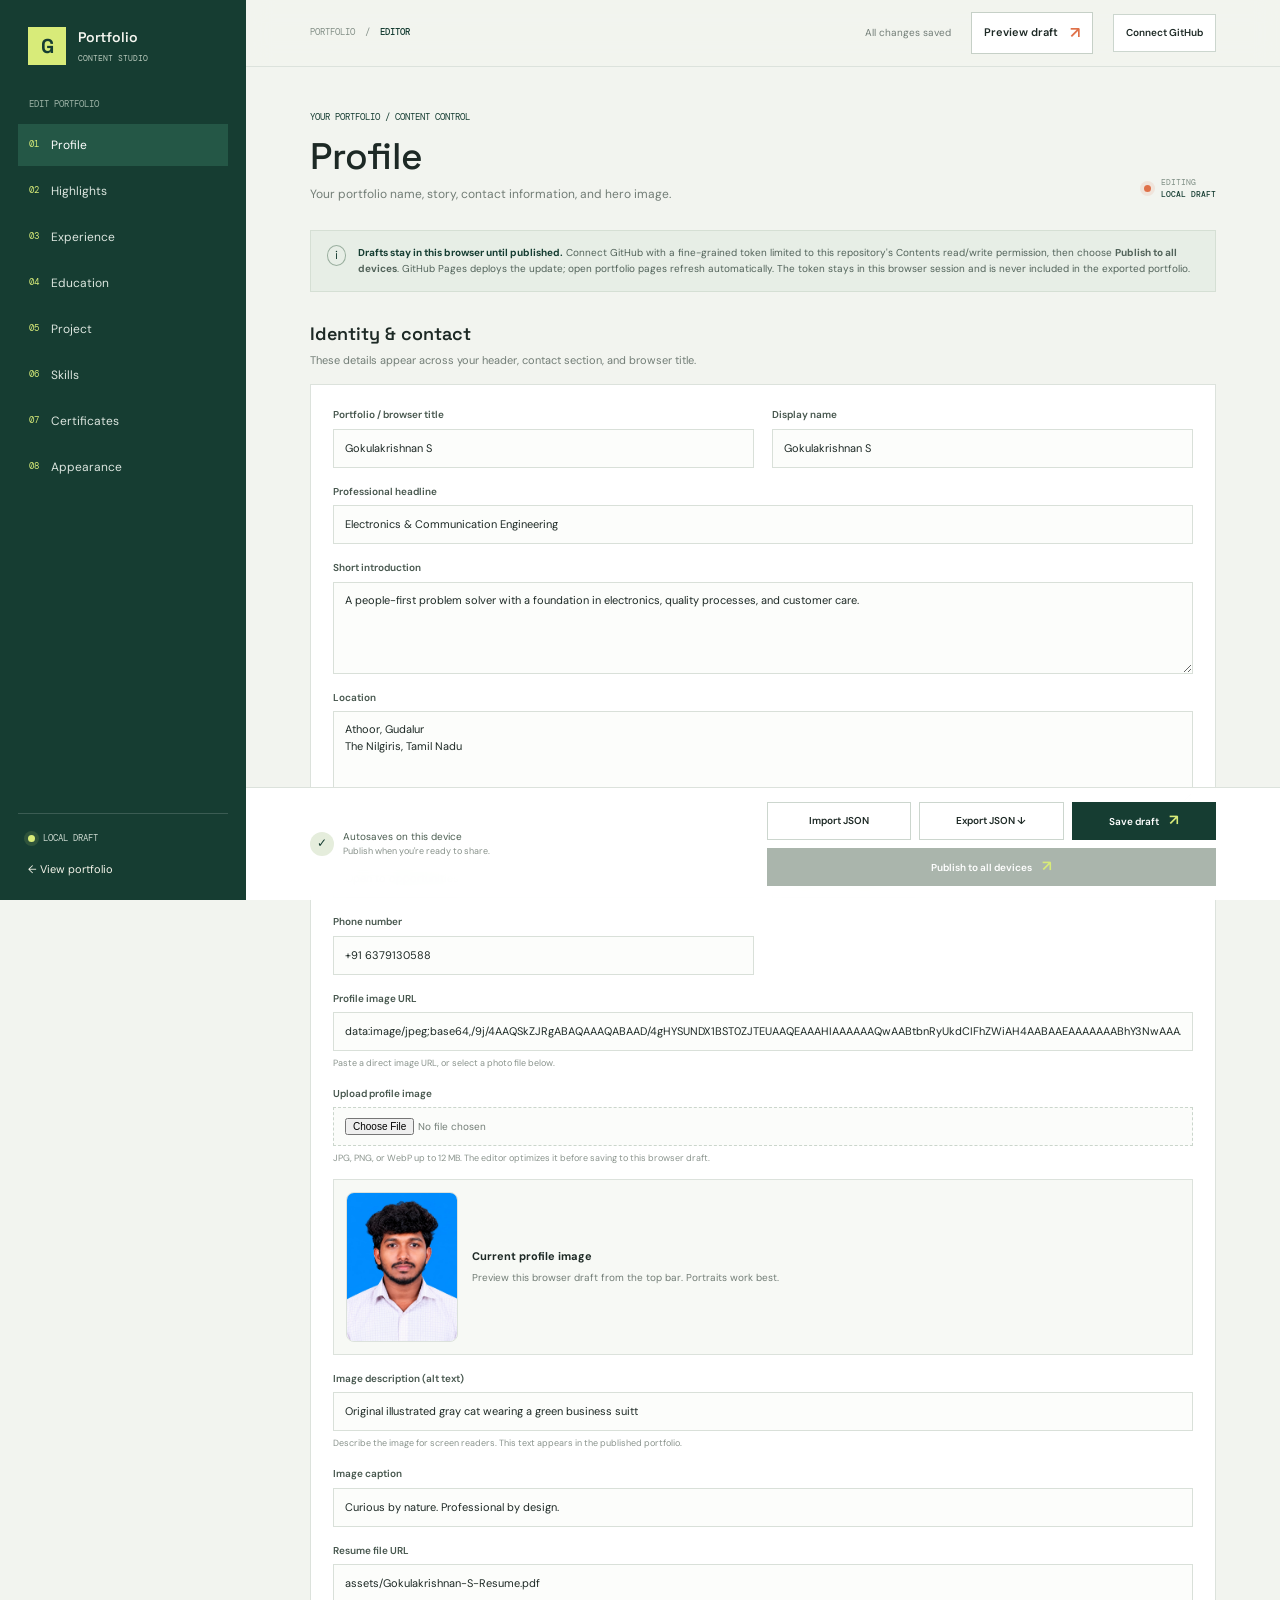
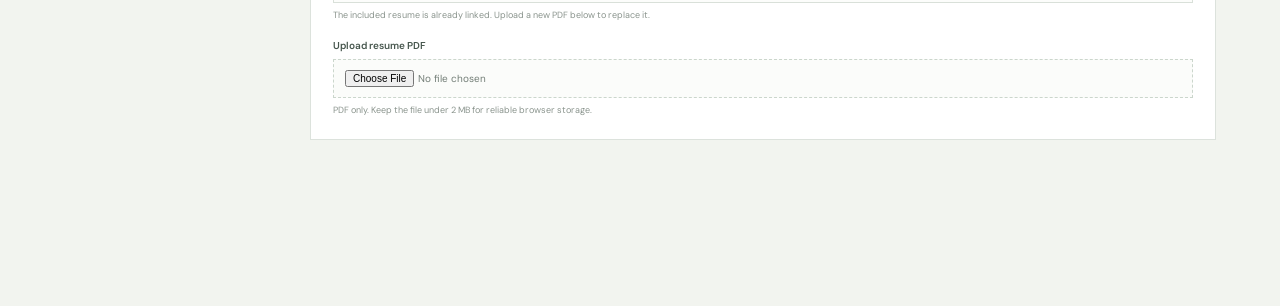
<file: admin.html>
<!doctype html>
<html lang="en">
  <head>
    <meta charset="utf-8" />
    <meta name="viewport" content="width=device-width, initial-scale=1" />
    <meta name="theme-color" content="#102e28" />
    <meta name="description" content="Edit the content and appearance of the Gokulakrishnan S portfolio." />
    <title>Portfolio Studio | Gokulakrishnan S</title>
    <link rel="preconnect" href="https://fonts.googleapis.com" />
    <link rel="preconnect" href="https://fonts.gstatic.com" crossorigin />
    <link href="https://fonts.googleapis.com/css2?family=DM+Mono:wght@400;500&family=DM+Sans:wght@400;500;600;700&family=Space+Grotesk:wght@400;500;600;700&display=swap" rel="stylesheet" />
    <link rel="stylesheet" href="admin.css" />
    <script src="admin.js" defer></script>
  </head>
  <body>
    <div class="studio-shell">
      <aside class="studio-sidebar" aria-label="Portfolio editor sections">
        <a class="studio-brand" href="index.html"><span class="brand-symbol">G</span><span><strong>Portfolio</strong><small>CONTENT STUDIO</small></span></a>
        <p class="sidebar-label">EDIT PORTFOLIO</p>
        <nav class="studio-nav" aria-label="Editor sections">
          <button class="studio-nav-item is-active" type="button" data-view="profile"><span class="nav-index">01</span> Profile</button>
          <button class="studio-nav-item" type="button" data-view="snapshot"><span class="nav-index">02</span> Highlights</button>
          <button class="studio-nav-item" type="button" data-view="experience"><span class="nav-index">03</span> Experience</button>
          <button class="studio-nav-item" type="button" data-view="education"><span class="nav-index">04</span> Education</button>
          <button class="studio-nav-item" type="button" data-view="project"><span class="nav-index">05</span> Project</button>
          <button class="studio-nav-item" type="button" data-view="skills"><span class="nav-index">06</span> Skills</button>
          <button class="studio-nav-item" type="button" data-view="certificates"><span class="nav-index">07</span> Certificates</button>
          <button class="studio-nav-item" type="button" data-view="appearance"><span class="nav-index">08</span> Appearance</button>
        </nav>
        <div class="sidebar-bottom">
          <span class="storage-indicator"><i></i> LOCAL DRAFT</span>
          <a href="index.html">← View portfolio</a>
        </div>
      </aside>

      <div class="studio-main">
        <header class="studio-topbar">
          <div class="breadcrumb"><span>PORTFOLIO</span><b>/</b><strong>EDITOR</strong></div>
          <div class="topbar-actions">
            <span class="save-state" id="save-state">All changes saved</span>
            <a class="preview-button" href="index.html?draft=1" target="_blank" rel="noopener">Preview draft <span aria-hidden="true">↗</span></a>
            <button class="quiet-button github-connect-button" id="github-connect-button" type="button">Connect GitHub</button>
          </div>
        </header>

        <main class="editor-content">
          <div class="editor-heading">
            <div><p class="eyebrow">YOUR PORTFOLIO / CONTENT CONTROL</p><h1 id="panel-title">Profile</h1><p id="panel-description">The first impression, your story, and the details people use to reach you.</p></div>
            <div class="draft-stamp"><span class="draft-dot"></span><span>EDITING<br /><b>LOCAL DRAFT</b></span></div>
          </div>

          <aside class="publish-notice" aria-label="Publishing information">
            <span class="notice-icon" aria-hidden="true">i</span>
            <p><strong>Drafts stay in this browser until published.</strong> Connect GitHub with a fine-grained token limited to this repository's Contents read/write permission, then choose <b>Publish to all devices</b>. GitHub Pages deploys the update; open portfolio pages refresh automatically. The token stays in this browser session and is never included in the exported portfolio.</p>
          </aside>

          <form id="editor-form" autocomplete="off" novalidate>
            <div id="panel-content" aria-live="polite"></div>
          </form>

          <footer class="editor-savebar">
            <div class="savebar-note"><span class="save-check" aria-hidden="true">✓</span><span>Autosaves on this device<br /><small>Publish when you're ready to share.</small></span></div>
            <div class="savebar-actions">
              <button class="quiet-button" id="import-button" type="button">Import JSON</button>
              <button class="quiet-button" id="export-button" type="button">Export JSON <span aria-hidden="true">↓</span></button>
              <button class="publish-button" id="save-button" type="button">Save draft <span aria-hidden="true">↗</span></button>
              <button class="publish-button publish-global-button" id="publish-button" type="button" disabled>Publish to all devices <span aria-hidden="true">↗</span></button>
            </div>
          </footer>
        </main>
      </div>
    </div>
    <input id="import-file" type="file" accept="application/json,.json" hidden />
    <dialog class="github-dialog" id="github-dialog" aria-labelledby="github-dialog-title">
      <form class="github-dialog-content" id="github-connect-form">
        <p class="eyebrow">SECURE PUBLISHING</p>
        <h2 id="github-dialog-title">Connect GitHub</h2>
        <p>Create a <a href="https://github.com/settings/personal-access-tokens/new" target="_blank" rel="noopener">fine-grained personal access token</a> for <code>sgkgokul2004-beep/gokulakrishnan-portfolio</code>, limited to that repository. Grant only <strong>Contents: Read and write</strong> and set a short expiration. The token is kept in this tab's session storage and sent directly to GitHub.</p>
        <label for="github-token">Fine-grained GitHub token</label>
        <input id="github-token" name="github-token" type="password" autocomplete="off" spellcheck="false" placeholder="github_pat_…" required />
        <div class="github-dialog-actions">
          <button class="quiet-button" id="github-cancel-button" type="button">Cancel</button>
          <button class="publish-button" id="github-token-save-button" type="submit">Connect</button>
        </div>
      </form>
    </dialog>
    <div class="toast" id="toast" role="status" aria-live="polite"></div>
  </body>
</html>
</file>
<file: admin.css>
:root {
  color-scheme: light;
  --studio-ink: #1d2925;
  --studio-muted: #727d76;
  --studio-line: #dce2dc;
  --studio-paper: #f2f4ef;
  --studio-white: #fff;
  --studio-green: #163d32;
  --studio-lime: #d8eb79;
  --studio-orange: #df7149;
  --studio-display: "Space Grotesk", "Trebuchet MS", sans-serif;
  --studio-body: "DM Sans", "Segoe UI", sans-serif;
  --studio-mono: "DM Mono", Consolas, monospace;
}

* { box-sizing: border-box; }
body { margin: 0; background: var(--studio-paper); color: var(--studio-ink); font-family: var(--studio-body); font-size: 14px; line-height: 1.55; -webkit-font-smoothing: antialiased; }
button, input, textarea, select { font: inherit; }
button { color: inherit; }
a { color: inherit; text-decoration: none; }
.studio-shell { min-height: 100vh; }
.studio-sidebar { position: fixed; inset: 0 auto 0 0; z-index: 5; display: flex; flex-direction: column; width: 246px; padding: 27px 18px 22px; background: var(--studio-green); color: #f7f8f2; }
.studio-brand { display: flex; align-items: center; gap: 12px; padding: 0 10px 33px; }
.brand-symbol { display: grid; width: 38px; aspect-ratio: 1; place-items: center; background: var(--studio-lime); color: var(--studio-green); font-family: var(--studio-display); font-size: 20px; font-weight: 700; }
.studio-brand strong, .studio-brand small { display: block; }
.studio-brand strong { font-family: var(--studio-display); font-size: 14px; font-weight: 600; }
.studio-brand small { margin-top: 3px; color: #b7c8bb; font-family: var(--studio-mono); font-size: 8px; }
.sidebar-label { margin: 0 11px 12px; color: #9eb4a7; font-family: var(--studio-mono); font-size: 9px; }
.studio-nav { display: grid; gap: 4px; }
.studio-nav-item { display: flex; align-items: center; gap: 12px; min-height: 42px; padding: 0 11px; border: 0; background: transparent; color: #dce6df; text-align: left; font-size: 12px; cursor: pointer; transition: background 160ms ease, color 160ms ease; }
.studio-nav-item:hover { background: rgb(255 255 255 / 8%); color: #fff; }
.studio-nav-item.is-active { background: #245746; color: #fff; }
.nav-index { color: var(--studio-lime); font-family: var(--studio-mono); font-size: 9px; }
.sidebar-bottom { display: grid; gap: 15px; margin-top: auto; padding: 18px 10px 0; border-top: 1px solid rgb(255 255 255 / 16%); }
.storage-indicator { display: flex; align-items: center; gap: 8px; color: #cad7ce; font-family: var(--studio-mono); font-size: 9px; }
.storage-indicator i, .draft-dot { width: 7px; height: 7px; border-radius: 50%; background: var(--studio-lime); box-shadow: 0 0 0 4px rgb(216 235 121 / 12%); }
.sidebar-bottom a { color: #f4f4e9; font-size: 11px; }
.studio-main { min-height: 100vh; margin-left: 246px; }
.studio-topbar { position: sticky; top: 0; z-index: 4; display: flex; align-items: center; justify-content: space-between; min-height: 67px; padding: 0 clamp(25px, 5vw, 72px); border-bottom: 1px solid var(--studio-line); background: rgb(242 244 239 / 94%); backdrop-filter: blur(12px); }
.breadcrumb { display: flex; align-items: center; gap: 10px; font-family: var(--studio-mono); font-size: 9px; }
.breadcrumb span, .breadcrumb b { color: #849087; font-weight: 400; }
.breadcrumb strong { color: var(--studio-green); font-weight: 500; }
.topbar-actions { display: flex; align-items: center; gap: 20px; }
.save-state { color: var(--studio-muted); font-size: 10px; }
.preview-button { display: inline-flex; align-items: center; gap: 12px; padding: 8px 12px; border: 1px solid #c6d0c7; background: var(--studio-white); font-size: 11px; font-weight: 600; }
.preview-button span { color: var(--studio-orange); font-size: 16px; }
.editor-content { width: min(1050px, 100%); margin: 0 auto; padding: 44px clamp(25px, 5vw, 72px) 25px; }
.editor-heading { display: flex; align-items: end; justify-content: space-between; gap: 20px; margin-bottom: 27px; }
.eyebrow { margin: 0 0 12px; color: var(--studio-green); font-family: var(--studio-mono); font-size: 9px; }
.editor-heading h1 { margin: 0 0 7px; font-family: var(--studio-display); font-size: 37px; font-weight: 500; letter-spacing: 0; line-height: 1.1; }
.editor-heading > div:first-child > p:last-child { margin: 0; color: var(--studio-muted); font-size: 12px; }
.draft-stamp { display: flex; align-items: center; gap: 10px; padding-bottom: 3px; color: #819087; font-family: var(--studio-mono); font-size: 8px; line-height: 1.45; }
.draft-stamp b { color: var(--studio-green); font-weight: 500; }
.draft-dot { flex: 0 0 auto; background: var(--studio-orange); box-shadow: 0 0 0 4px rgb(223 113 73 / 12%); }
.publish-notice { display: flex; align-items: flex-start; gap: 12px; margin-bottom: 24px; padding: 14px 16px; border: 1px solid #d5dfd4; background: #e7eee6; color: #52635a; }
.notice-icon { display: grid; flex: 0 0 auto; width: 19px; aspect-ratio: 1; place-items: center; border: 1px solid #9aaf9f; border-radius: 50%; color: var(--studio-green); font-family: var(--studio-display); font-size: 12px; }
.publish-notice p { margin: 0; font-size: 10px; line-height: 1.6; }
.publish-notice strong { color: var(--studio-green); }
.publish-notice code { padding: 1px 4px; background: rgb(255 255 255 / 70%); color: var(--studio-green); font-size: 9px; }
.panel-heading { margin: 28px 0 15px; }
.panel-heading h2 { margin: 0 0 4px; font-family: var(--studio-display); font-size: 18px; font-weight: 600; }
.panel-heading p { margin: 0; color: var(--studio-muted); font-size: 11px; }
.editor-card { margin-bottom: 12px; padding: 22px; border: 1px solid var(--studio-line); background: var(--studio-white); }
.card-topline { display: flex; align-items: center; justify-content: space-between; gap: 15px; margin-bottom: 19px; }
.card-topline h3 { margin: 0; font-family: var(--studio-display); font-size: 14px; font-weight: 600; }
.card-index { color: #8c988f; font-family: var(--studio-mono); font-size: 9px; }
.field-grid { display: grid; grid-template-columns: repeat(2, minmax(0, 1fr)); gap: 16px 18px; }
.field { display: grid; align-content: start; gap: 6px; min-width: 0; }
.field.span-two { grid-column: 1 / -1; }
.field > label, .field-label { color: #46564d; font-size: 10px; font-weight: 600; }
.field-hint { color: #8a948d; font-size: 9px; line-height: 1.4; }
.field input:not([type="color"]):not([type="file"]), .field textarea, .field select { width: 100%; min-height: 39px; padding: 9px 11px; border: 1px solid #d9e0d9; border-radius: 0; outline: 0; background: #fcfdfb; color: var(--studio-ink); font-size: 11px; transition: border-color 140ms ease, box-shadow 140ms ease; }
.field textarea { min-height: 92px; resize: vertical; line-height: 1.55; }
.field input:focus, .field textarea:focus, .field select:focus { border-color: #46735f; box-shadow: 0 0 0 3px rgb(22 61 50 / 8%); }
.field input[type="color"] { width: 43px; height: 38px; padding: 3px; border: 1px solid #d9e0d9; background: #fff; cursor: pointer; }
.color-field { display: flex; align-items: center; gap: 10px; }
.color-value { color: var(--studio-muted); font-family: var(--studio-mono); font-size: 9px; }
.file-field { display: flex; align-items: center; gap: 12px; flex-wrap: wrap; padding: 10px 11px; border: 1px dashed #cbd6cc; background: #fbfcfa; }
.file-field input[type="file"] { max-width: 100%; color: var(--studio-muted); font-size: 10px; }
.upload-preview { display: flex; align-items: center; gap: 10px; min-width: 0; margin-top: 8px; color: var(--studio-muted); font-size: 9px; }
.upload-preview img { width: 54px; height: 38px; object-fit: cover; border: 1px solid var(--studio-line); }
.upload-preview a { color: var(--studio-green); text-decoration: underline; overflow-wrap: anywhere; }
.profile-image-preview { align-items: center; gap: 14px; padding: 12px; border: 1px solid var(--studio-line); background: #f7f9f5; }
.profile-image-preview img { flex: 0 0 auto; width: 112px; height: 150px; border-radius: 8px; object-fit: cover; object-position: center; }
.profile-image-preview div { display: grid; gap: 5px; }
.profile-image-preview strong { color: var(--studio-ink); font-size: 11px; }
.profile-image-preview span { color: var(--studio-muted); font-size: 10px; line-height: 1.5; }
.repeater { display: grid; gap: 11px; }
.repeater-card { padding: 17px; border: 1px solid var(--studio-line); background: #fff; }
.repeater-card .field-grid { gap: 13px 15px; }
.remove-button { padding: 5px 0; border: 0; background: transparent; color: #a44e37; font-size: 10px; cursor: pointer; }
.remove-button:hover { text-decoration: underline; }
.add-button { display: inline-flex; align-items: center; gap: 8px; min-height: 38px; padding: 0 12px; border: 1px solid #cbd6cc; background: #f8faf7; color: var(--studio-green); font-size: 10px; font-weight: 600; cursor: pointer; }
.add-button span { color: var(--studio-orange); font-size: 16px; }
.empty-state { padding: 22px; border: 1px dashed #cbd6cc; color: var(--studio-muted); text-align: center; font-size: 11px; }
.empty-state strong { display: block; margin-bottom: 4px; color: var(--studio-ink); font-family: var(--studio-display); font-size: 13px; }
.editor-savebar { position: sticky; bottom: 0; z-index: 3; display: flex; align-items: center; justify-content: space-between; gap: 18px; margin: 28px calc(clamp(25px, 5vw, 72px) * -1) 0; padding: 14px clamp(25px, 5vw, 72px); border-top: 1px solid var(--studio-line); background: rgb(255 255 255 / 95%); backdrop-filter: blur(12px); }
.savebar-note { display: flex; align-items: center; gap: 9px; color: #4a5d50; font-size: 10px; line-height: 1.4; }
.savebar-note small { color: #87918a; font-size: 9px; }
.save-check { display: grid; width: 24px; aspect-ratio: 1; place-items: center; border-radius: 50%; background: #e5eddc; color: var(--studio-green); font-size: 12px; }
.savebar-actions { display: flex; align-items: center; gap: 8px; }
.quiet-button, .publish-button { min-height: 38px; padding: 0 12px; border: 1px solid #ccd6ce; background: #fff; font-size: 10px; font-weight: 600; cursor: pointer; }
.quiet-button:hover { border-color: #778f7d; }
.publish-button { border-color: var(--studio-green); background: var(--studio-green); color: #fff; }
.publish-button:disabled { border-color: #aab5ac; background: #aab5ac; cursor: not-allowed; }
.publish-button span { margin-left: 8px; color: var(--studio-lime); font-size: 15px; }
.github-dialog { width: min(520px, calc(100vw - 32px)); padding: 0; border: 1px solid var(--studio-line); background: var(--studio-white); color: var(--studio-ink); box-shadow: 0 24px 80px rgb(15 31 25 / 25%); }
.github-dialog::backdrop { background: rgb(16 35 28 / 55%); backdrop-filter: blur(3px); }
.github-dialog-content { display: grid; gap: 13px; padding: 28px; }
.github-dialog-content .eyebrow { margin-bottom: 0; }
.github-dialog-content h2 { margin: 0; font-family: var(--studio-display); font-size: 25px; font-weight: 600; }
.github-dialog-content > p:not(.eyebrow) { margin: 0; color: var(--studio-muted); font-size: 11px; line-height: 1.65; }
.github-dialog-content > p a { color: var(--studio-green); text-decoration: underline; }
.github-dialog-content code { overflow-wrap: anywhere; color: var(--studio-green); }
.github-dialog-content label { margin-top: 4px; color: #46564d; font-size: 10px; font-weight: 600; }
.github-dialog-content input { width: 100%; min-height: 42px; padding: 10px 12px; border: 1px solid #d9e0d9; outline: 0; background: #fcfdfb; color: var(--studio-ink); font-size: 11px; }
.github-dialog-content input:focus { border-color: #46735f; box-shadow: 0 0 0 3px rgb(22 61 50 / 8%); }
.github-dialog-actions { display: flex; justify-content: flex-end; gap: 9px; margin-top: 6px; }
.github-dialog-actions button { min-width: 100px; }
.savebar-actions { flex-wrap: wrap; }
.savebar-actions > button { flex: 1 1 135px; }
.toast { position: fixed; right: 24px; bottom: 88px; z-index: 15; max-width: min(360px, calc(100vw - 32px)); padding: 12px 15px; transform: translateY(10px); opacity: 0; pointer-events: none; background: var(--studio-ink); color: white; font-size: 11px; transition: opacity 180ms ease, transform 180ms ease; }
.toast.is-visible { transform: translateY(0); opacity: 1; }
.toast.is-error { background: #8a382f; }

@media (max-width: 850px) {
  .studio-sidebar { width: 205px; padding-inline: 13px; }
  .studio-main { margin-left: 205px; }
  .studio-topbar { padding-inline: 25px; }
  .editor-content { padding-inline: 25px; }
  .editor-savebar { margin-inline: -25px; padding-inline: 25px; }
  .savebar-note { display: none; }
}
@media (max-width: 650px) {
  .studio-sidebar { position: sticky; inset: 0 0 auto; width: 100%; padding: 12px 14px 0; }
  .studio-brand { padding: 0 3px 12px; }
  .brand-symbol { width: 32px; font-size: 17px; }
  .studio-brand strong { font-size: 12px; }
  .studio-brand small { font-size: 7px; }
  .sidebar-label, .sidebar-bottom { display: none; }
  .studio-nav { display: flex; gap: 3px; overflow-x: auto; padding-bottom: 9px; scrollbar-width: thin; }
  .studio-nav-item { flex: 0 0 auto; min-height: 34px; gap: 7px; padding-inline: 9px; font-size: 10px; }
  .nav-index { font-size: 8px; }
  .studio-main { margin-left: 0; }
  .studio-topbar { position: relative; min-height: 49px; padding-inline: 18px; }
  .breadcrumb { font-size: 8px; }
  .topbar-actions { gap: 9px; }
  .save-state { display: none; }
  .preview-button { padding: 7px 9px; font-size: 10px; }
  .editor-content { padding: 29px 18px 18px; }
  .editor-heading { align-items: flex-start; margin-bottom: 20px; }
  .editor-heading h1 { font-size: 31px; }
  .editor-heading > div:first-child > p:last-child { max-width: 340px; font-size: 11px; }
  .draft-stamp { display: none; }
  .publish-notice { gap: 9px; padding: 11px; }
  .publish-notice p { font-size: 9px; }
  .editor-card { padding: 16px; }
  .field-grid { grid-template-columns: 1fr; gap: 13px; }
  .field.span-two { grid-column: auto; }
  .profile-image-preview { align-items: flex-start; }
  .profile-image-preview img { width: 88px; height: 118px; }
  .repeater-card { padding: 13px; }
  .editor-savebar { margin-inline: -18px; padding: 11px 18px; }
  .savebar-actions { width: 100%; gap: 6px; }
  .savebar-actions > button { flex: 1 1 calc(50% - 6px); min-height: 36px; padding-inline: 8px; font-size: 9px; }
  .github-dialog-content { padding: 22px; }
  .toast { right: 12px; bottom: 74px; }
}
</file>
